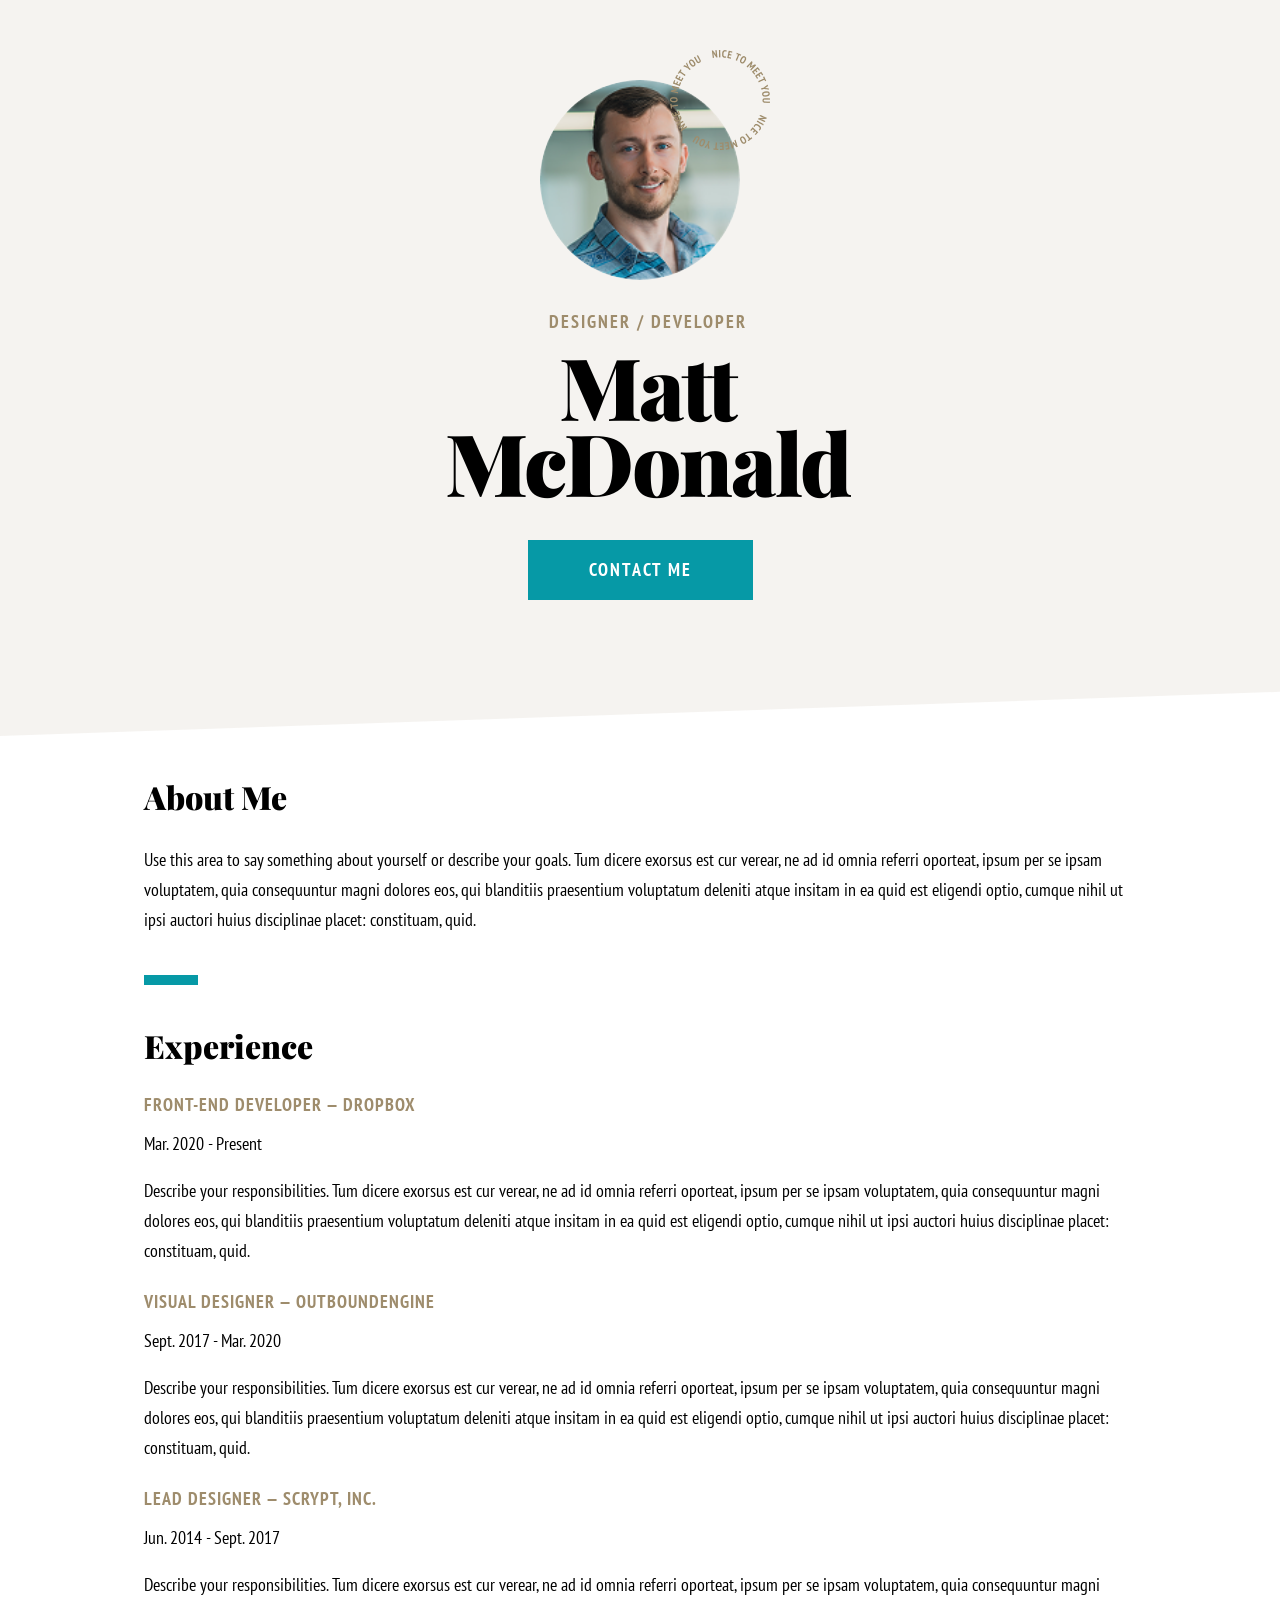
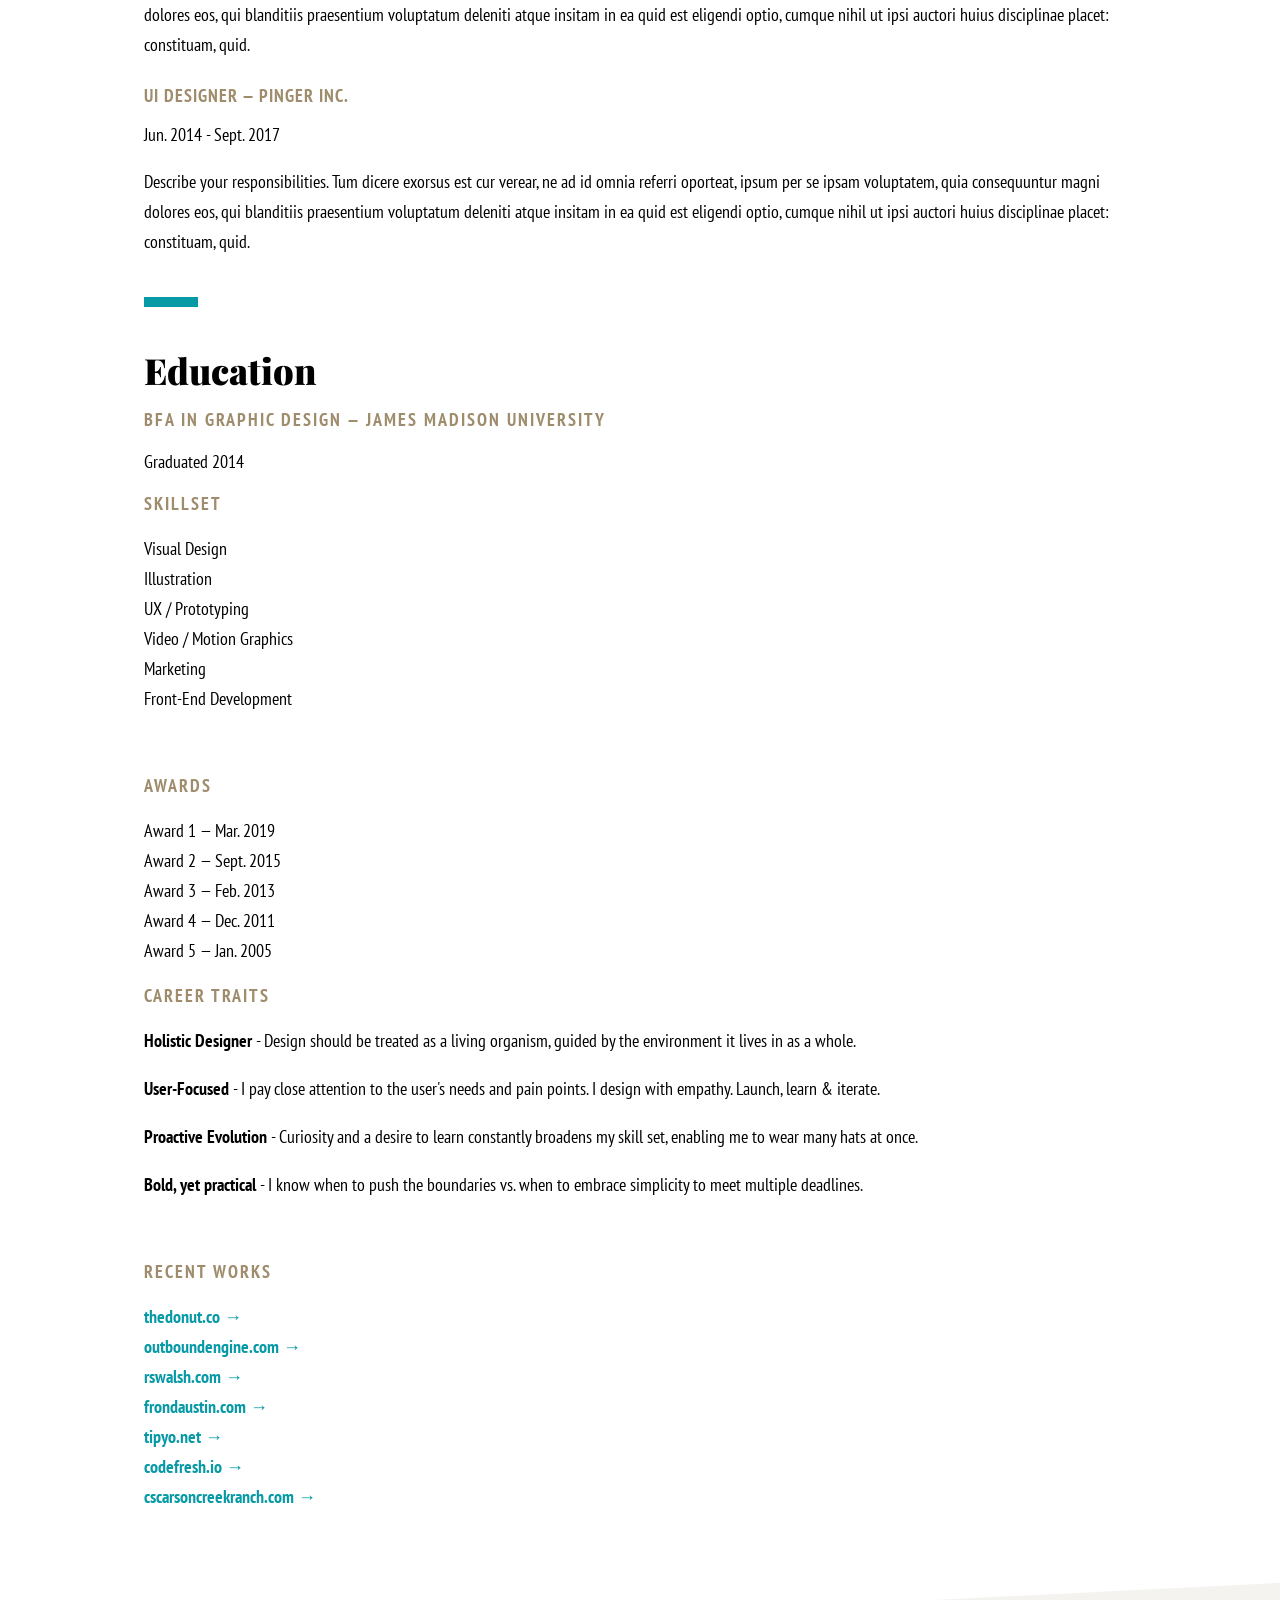
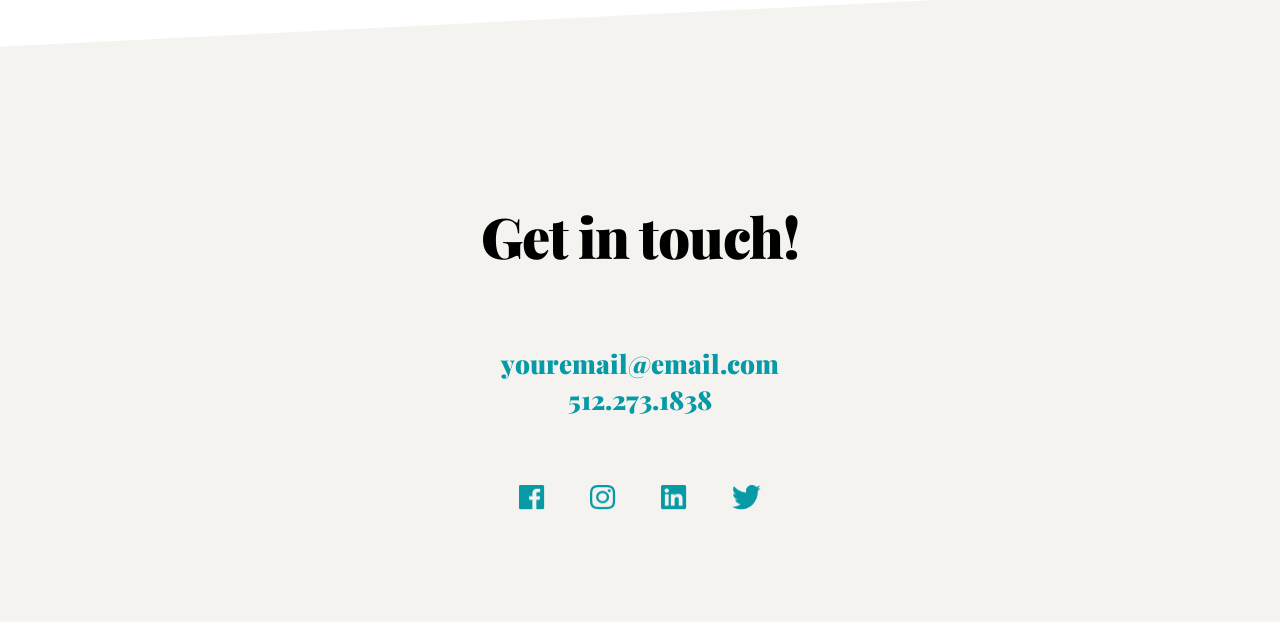
<file: index.html>
<!doctype html>
<html lang="en">
  <head>
    <meta charset="UTF-8" />
    <meta name="viewport" content="width=device-width, initial-scale=1.0" />

    <title>CV - Matt McDonald</title>

    <link rel="stylesheet" href="index.css" />

    <link rel="preconnect" href="https://fonts.googleapis.com" />
    <link rel="preconnect" href="https://fonts.gstatic.com" crossorigin />

    <link
      href="https://fonts.googleapis.com/css2?family=PT+Sans+Narrow:wght@400;700&family=Playfair+Display:ital,wght@0,400..900;1,400..900&display=swap"
      rel="stylesheet"
    />
  </head>

  <body>
    <!-- HEADER -->
    <header>
      <div class="foto_con_shape">
        <img class="foto_perfil" src="img/photo.png" alt="Foto Perfil" />
        <img
          class="combined_shape"
          src="img/combined_shape.png"
          alt="Combined Shape"
        />
      </div>

      <div class="header_texto">
        <h2>DESIGNER / DEVELOPER</h2>

        <h1>
          Matt
          <span class="block">McDonald</span>
        </h1>

        <button type="button">CONTACT ME</button>
      </div>
    </header>

    <main>
      <div class="columna_2">
        <section class="about_me">
          <h1>About Me</h1>

          <p>
            Use this area to say something about yourself or describe your
            goals. Tum dicere exorsus est cur verear, ne ad id omnia referri
            oporteat, ipsum per se ipsam voluptatem, quia consequuntur magni
            dolores eos, qui blanditiis praesentium voluptatum deleniti atque
            insitam in ea quid est eligendi optio, cumque nihil ut ipsi auctori
            huius disciplinae placet: constituam, quid.
          </p>
        </section>

        <div class="rectangulo_azul"></div>

        <section class="experience">
          <h1>Experience</h1>

          <div class="flex">
            <h2>Front-End Developer — Dropbox</h2>
            <h3>Mar. 2020 - Present</h3>
          </div>

          <p>
            Describe your responsibilities. Tum dicere exorsus est cur verear,
            ne ad id omnia referri oporteat, ipsum per se ipsam voluptatem, quia
            consequuntur magni dolores eos, qui blanditiis praesentium
            voluptatum deleniti atque insitam in ea quid est eligendi optio,
            cumque nihil ut ipsi auctori huius disciplinae placet: constituam,
            quid.
          </p>

          <div class="separacion">
            <div class="flex">
              <h2>Visual Designer — OutboundEngine</h2>
              <h3>Sept. 2017 - Mar. 2020</h3>
            </div>
          </div>

          <p>
            Describe your responsibilities. Tum dicere exorsus est cur verear,
            ne ad id omnia referri oporteat, ipsum per se ipsam voluptatem, quia
            consequuntur magni dolores eos, qui blanditiis praesentium
            voluptatum deleniti atque insitam in ea quid est eligendi optio,
            cumque nihil ut ipsi auctori huius disciplinae placet: constituam,
            quid.
          </p>

          <div class="separacion">
            <div class="flex">
              <h2>Lead Designer — Scrypt, Inc.</h2>
              <h3>Jun. 2014 - Sept. 2017</h3>
            </div>
          </div>

          <p>
            Describe your responsibilities. Tum dicere exorsus est cur verear,
            ne ad id omnia referri oporteat, ipsum per se ipsam voluptatem, quia
            consequuntur magni dolores eos, qui blanditiis praesentium
            voluptatum deleniti atque insitam in ea quid est eligendi optio,
            cumque nihil ut ipsi auctori huius disciplinae placet: constituam,
            quid.
          </p>

          <div class="separacion">
            <div class="flex">
              <h2>UI Designer — Pinger Inc.</h2>
              <h3>Jun. 2014 - Sept. 2017</h3>
            </div>
          </div>

          <p>
            Describe your responsibilities. Tum dicere exorsus est cur verear,
            ne ad id omnia referri oporteat, ipsum per se ipsam voluptatem, quia
            consequuntur magni dolores eos, qui blanditiis praesentium
            voluptatum deleniti atque insitam in ea quid est eligendi optio,
            cumque nihil ut ipsi auctori huius disciplinae placet: constituam,
            quid.
          </p>
        </section>

        <div class="rectangulo_azul"></div>

        <section class="education">
          <h1>Education</h1>

          <div class="flex">
            <h2>BFA in Graphic Design — James Madison University</h2>
            <p>Graduated 2014</p>
          </div>
        </section>
      </div>

      <div class="rectangulo_azul hidden"></div>

      <aside class="nav">
        <section class="skillset">
          <h2 class="comienzo">Skillset</h2>

          <ul>
            <li>Visual Design</li>
            <li>Illustration</li>
            <li>UX / Prototyping</li>
            <li>Video / Motion Graphics</li>
            <li>Marketing</li>
            <li>Front-End Development</li>
          </ul>
        </section>

        <section class="awards">
          <h2>Awards</h2>

          <ul>
            <li>Award 1 — Mar. 2019</li>
            <li>Award 2 — Sept. 2015</li>
            <li>Award 3 — Feb. 2013</li>
            <li>Award 4 — Dec. 2011</li>
            <li>Award 5 — Jan. 2005</li>
          </ul>
        </section>

        <section class="carrera">
          <h2>Career Traits</h2>

          <div class="carrera_explicacion">
            <p>
              <strong>Holistic Designer</strong> - Design should be treated as a
              living organism, guided by the environment it lives in as a whole.
            </p>

            <p>
              <strong>User-Focused</strong> - I pay close attention to the
              user's needs and pain points. I design with empathy. Launch, learn
              & iterate.
            </p>

            <p>
              <strong>Proactive Evolution</strong> - Curiosity and a desire to
              learn constantly broadens my skill set, enabling me to wear many
              hats at once.
            </p>

            <p>
              <strong>Bold, yet practical</strong> - I know when to push the
              boundaries vs. when to embrace simplicity to meet multiple
              deadlines.
            </p>
          </div>
        </section>

        <section class="recent_works">
          <h2>Recent Works</h2>

          <ul class="recent_works_ul">
            <li><strong>thedonut.co →</strong></li>
            <li><strong>outboundengine.com →</strong></li>
            <li><strong>rswalsh.com →</strong></li>
            <li><strong>frondaustin.com →</strong></li>
            <li><strong>tipyo.net →</strong></li>
            <li><strong>codefresh.io →</strong></li>
            <li><strong>cscarsoncreekranch.com →</strong></li>
          </ul>
        </section>
      </aside>
    </main>

    <footer>
      <h1>Get in touch!</h1>

      <h2 class="flex">
        <span>youremail@email.com</span>
        <span class="separador">|</span>
        <span>512.273.1838</span>
      </h2>

      <div class="iconos">
        <img src="img/facebook.png" alt="Facebook" />
        <img src="img/instagram.png" alt="Instagram" />
        <img src="img/linkedin.png" alt="LinkedIn" />
        <img src="img/twitter.png" alt="Twitter" />
      </div>
    </footer>
  </body>
</html>
</file>
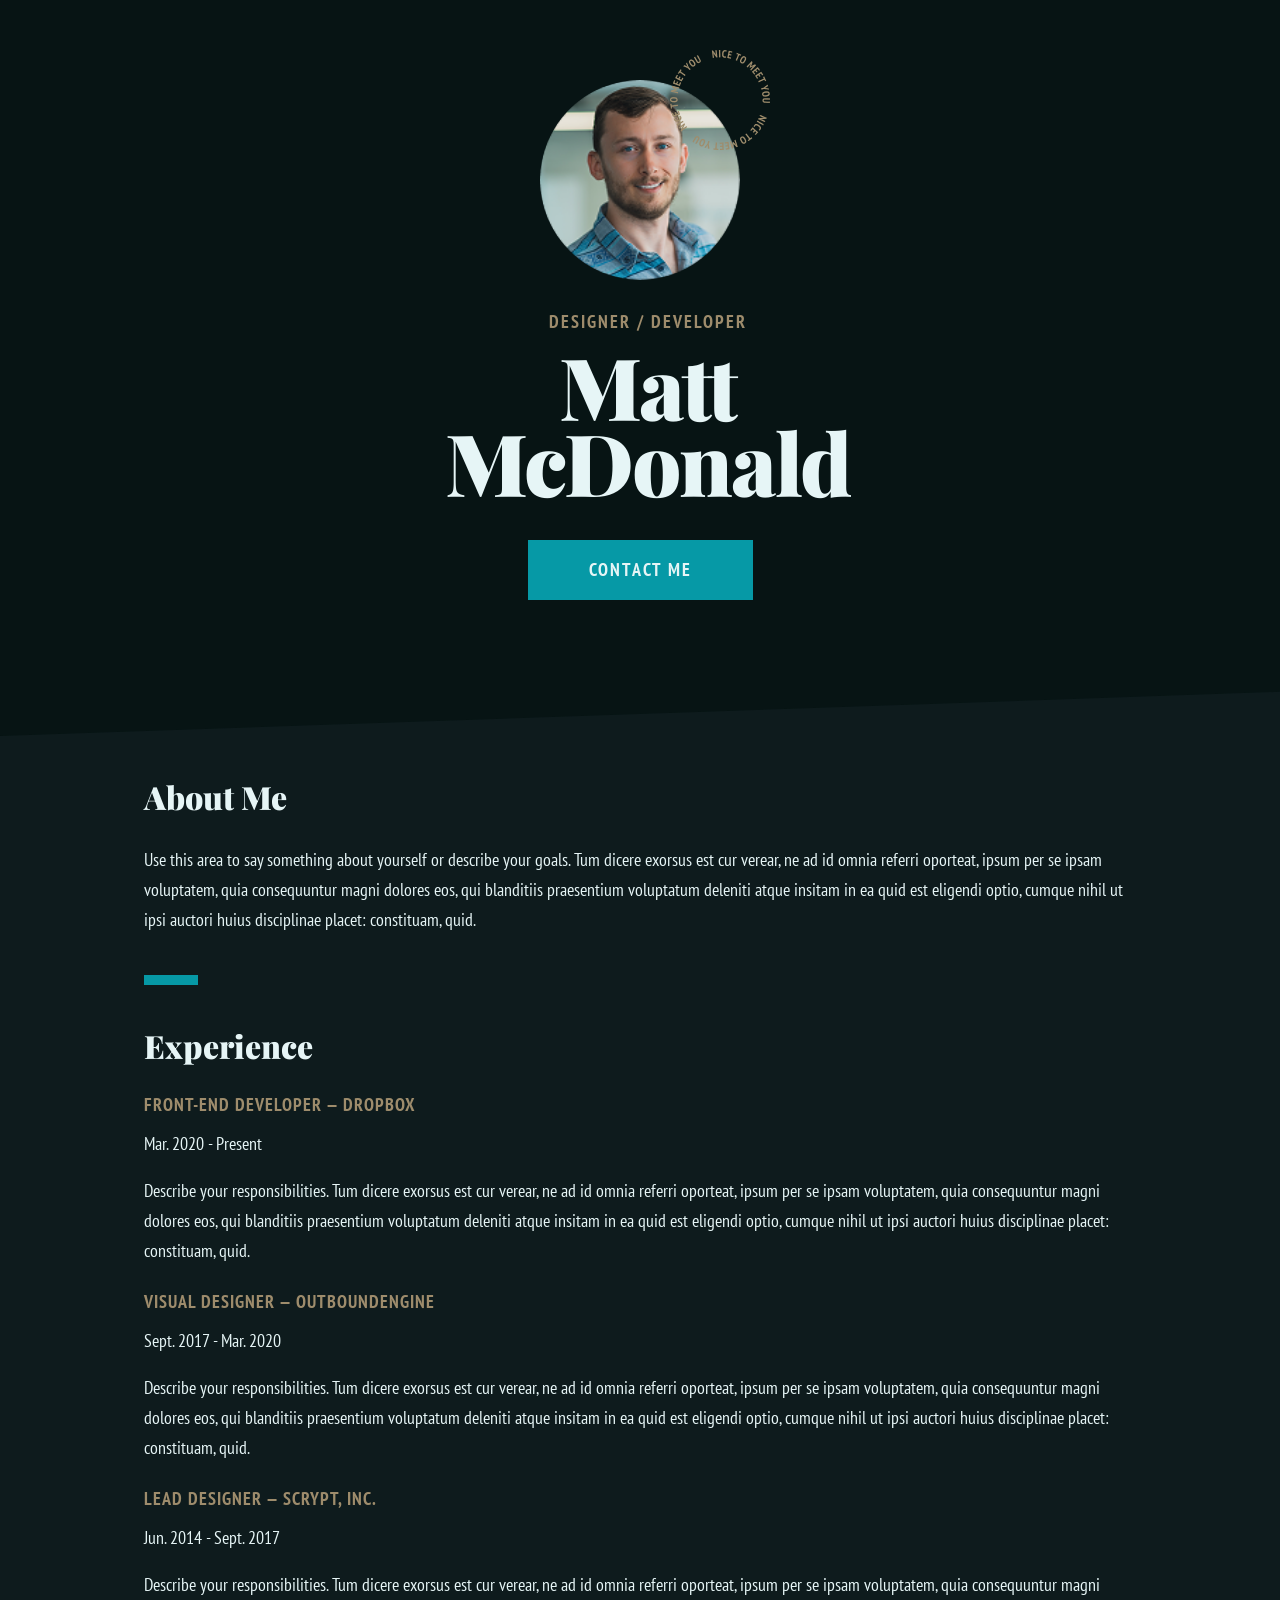
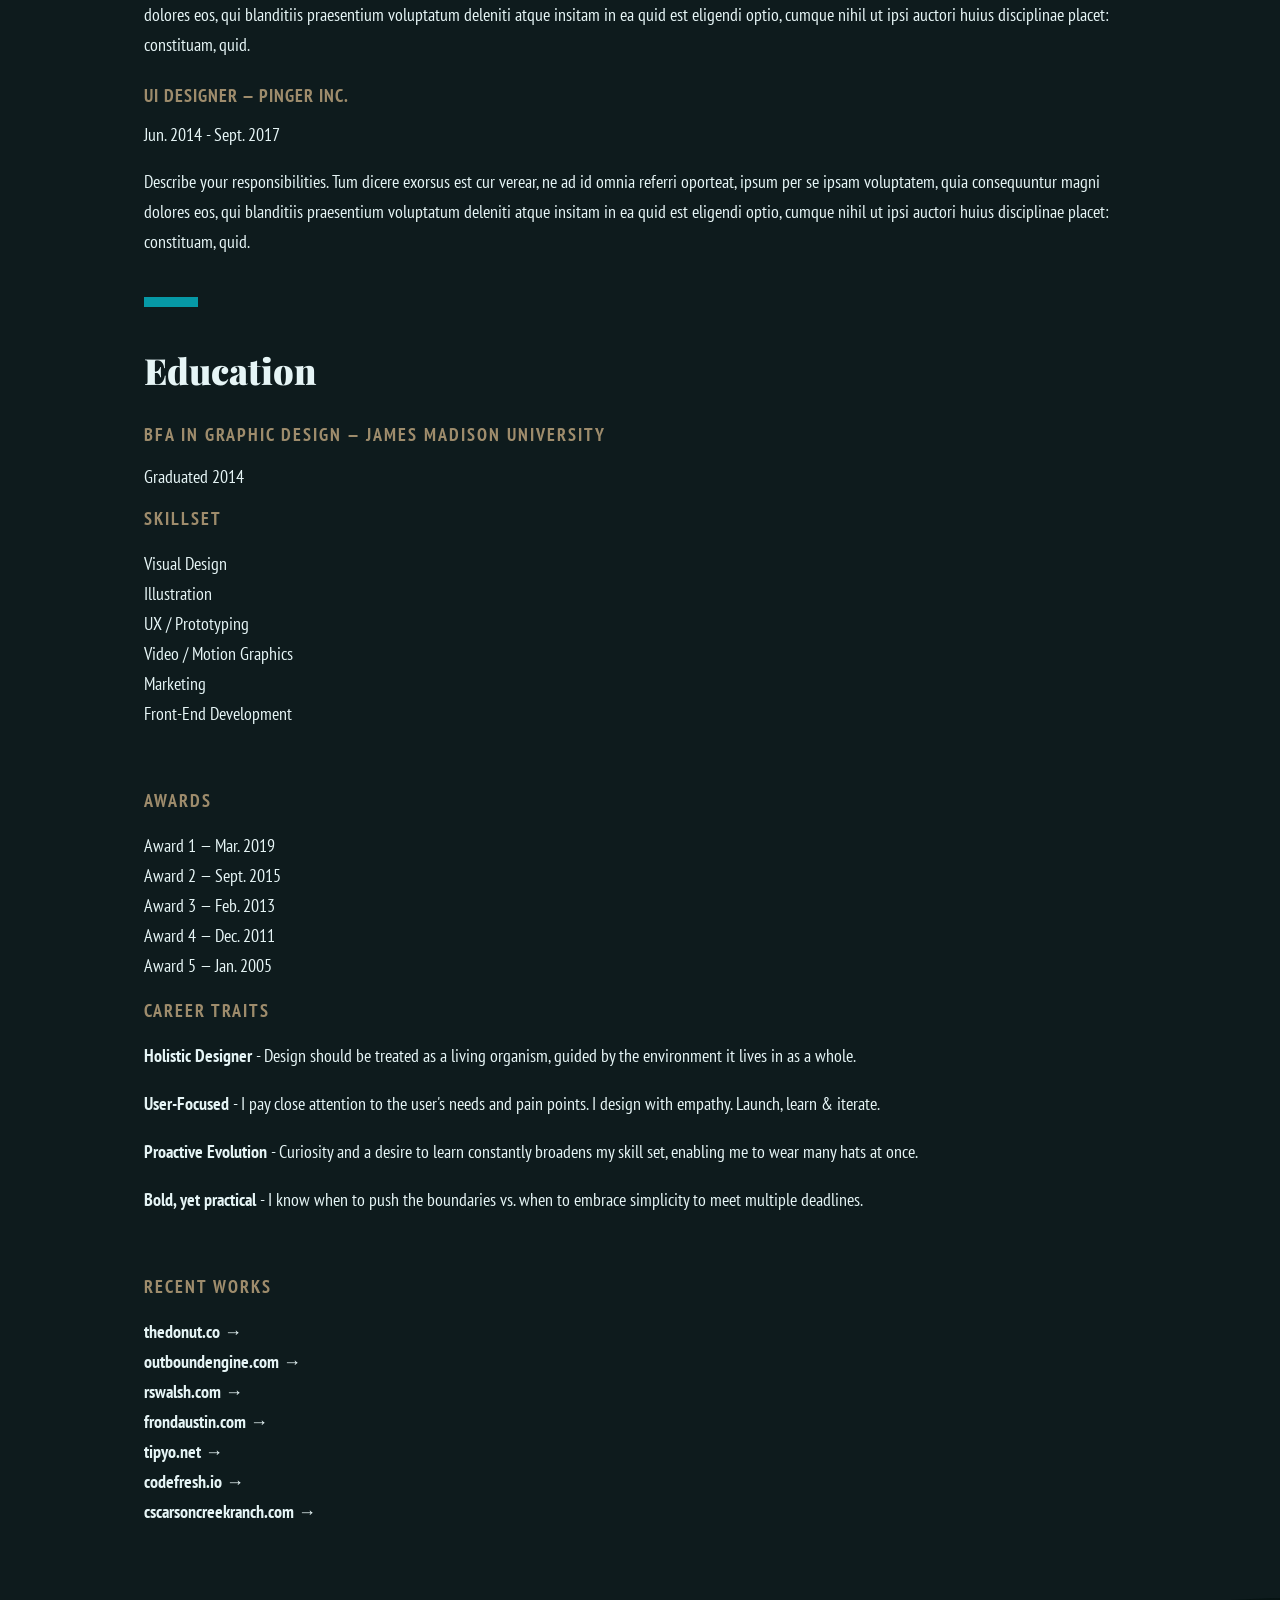
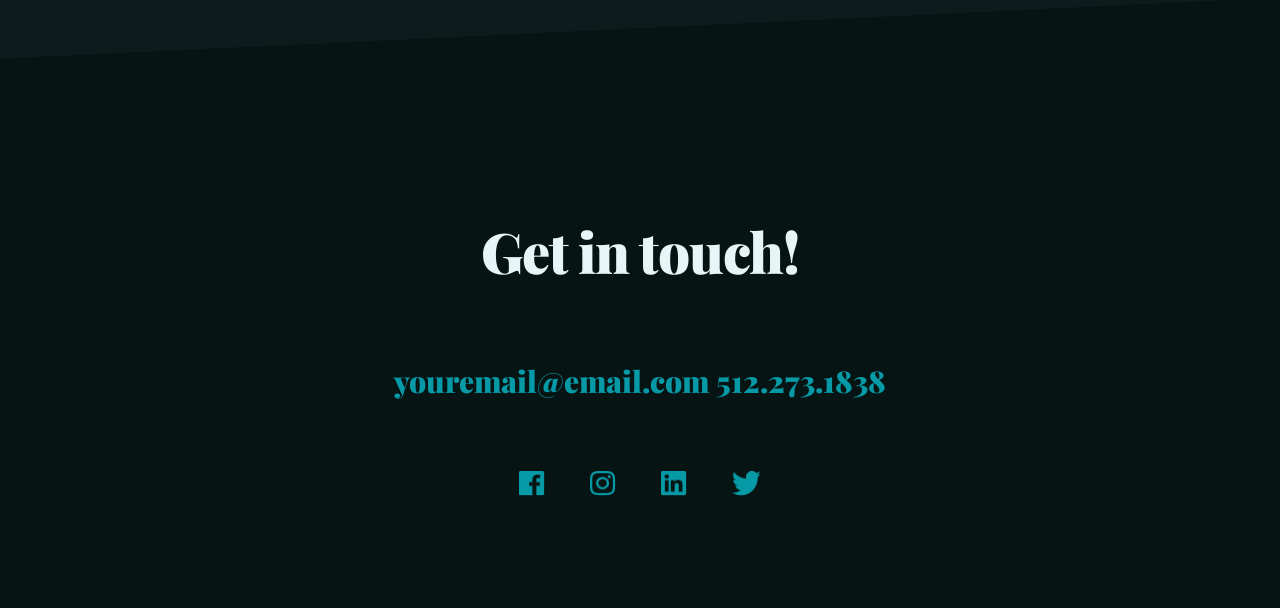
<file: oscuro/oscuro.html>
<!doctype html>
<html lang="en">
  <head>
    <meta charset="UTF-8" />
    <meta name="viewport" content="width=device-width, initial-scale=1.0" />

    <title>CV - Matt McDonald</title>

    <link rel="stylesheet" href="oscuro.css" />

    <link rel="preconnect" href="https://fonts.googleapis.com" />
    <link rel="preconnect" href="https://fonts.gstatic.com" crossorigin />

    <link
      href="https://fonts.googleapis.com/css2?family=PT+Sans+Narrow:wght@400;700&family=Playfair+Display:ital,wght@0,400..900;1,400..900&display=swap"
      rel="stylesheet"
    />
  </head>

  <body>
    <!-- HEADER -->
    <header>
      <div class="foto_con_shape">
        <img class="foto_perfil" src="../img/photo.png" alt="Profile photo" />
        <img class="combined_shape" src="../img/combined_shape.png" alt="" />
      </div>

      <div class="header_texto">
        <h2>DESIGNER / DEVELOPER</h2>

        <h1>
          Matt
          <span class="block">McDonald</span>
        </h1>

        <button type="button">CONTACT ME</button>
      </div>
    </header>

    <!-- MAIN -->
    <main>
      <!-- COLUMNA PRINCIPAL -->
      <div class="columna_2">
        <!-- ABOUT ME -->
        <section class="about_me">
          <h1>About Me</h1>

          <p>
            Use this area to say something about yourself or describe your
            goals. Tum dicere exorsus est cur verear, ne ad id omnia referri
            oporteat, ipsum per se ipsam voluptatem, quia consequuntur magni
            dolores eos, qui blanditiis praesentium voluptatum deleniti atque
            insitam in ea quid est eligendi optio, cumque nihil ut ipsi auctori
            huius disciplinae placet: constituam, quid.
          </p>
        </section>

        <div class="rectangulo_azul"></div>

        <!-- EXPERIENCE -->
        <section class="experience">
          <h1>Experience</h1>

          <div class="flex">
            <h2>Front-End Developer — Dropbox</h2>
            <h3>Mar. 2020 - Present</h3>
          </div>

          <p>
            Describe your responsibilities. Tum dicere exorsus est cur verear,
            ne ad id omnia referri oporteat, ipsum per se ipsam voluptatem, quia
            consequuntur magni dolores eos, qui blanditiis praesentium
            voluptatum deleniti atque insitam in ea quid est eligendi optio,
            cumque nihil ut ipsi auctori huius disciplinae placet: constituam,
            quid.
          </p>

          <div class="flex">
            <h2>Visual Designer — OutboundEngine</h2>
            <h3>Sept. 2017 - Mar. 2020</h3>
          </div>

          <p>
            Describe your responsibilities. Tum dicere exorsus est cur verear,
            ne ad id omnia referri oporteat, ipsum per se ipsam voluptatem, quia
            consequuntur magni dolores eos, qui blanditiis praesentium
            voluptatum deleniti atque insitam in ea quid est eligendi optio,
            cumque nihil ut ipsi auctori huius disciplinae placet: constituam,
            quid.
          </p>

          <div class="flex">
            <h2>Lead Designer — Scrypt, Inc.</h2>
            <h3>Jun. 2014 - Sept. 2017</h3>
          </div>

          <p>
            Describe your responsibilities. Tum dicere exorsus est cur verear,
            ne ad id omnia referri oporteat, ipsum per se ipsam voluptatem, quia
            consequuntur magni dolores eos, qui blanditiis praesentium
            voluptatum deleniti atque insitam in ea quid est eligendi optio,
            cumque nihil ut ipsi auctori huius disciplinae placet: constituam,
            quid.
          </p>

          <div class="flex">
            <h2>UI Designer — Pinger Inc.</h2>
            <h3>Jun. 2014 - Sept. 2017</h3>
          </div>

          <p>
            Describe your responsibilities. Tum dicere exorsus est cur verear,
            ne ad id omnia referri oporteat, ipsum per se ipsam voluptatem, quia
            consequuntur magni dolores eos, qui blanditiis praesentium
            voluptatum deleniti atque insitam in ea quid est eligendi optio,
            cumque nihil ut ipsi auctori huius disciplinae placet: constituam,
            quid.
          </p>
        </section>

        <div class="rectangulo_azul"></div>

        <!-- EDUCATION -->
        <section class="education">
          <h1>Education</h1>

          <div class="flex">
            <h2>BFA in Graphic Design — James Madison University</h2>
            <p>Graduated 2014</p>
          </div>
        </section>
      </div>

      <!-- SEPARADOR RESPONSIVE -->
      <div class="rectangulo_azul hidden"></div>

      <!-- COLUMNA LATERAL -->
      <aside class="nav">
        <!-- SKILLSET -->
        <section class="skillset">
          <h2>Skillset</h2>

          <ul>
            <li>Visual Design</li>
            <li>Illustration</li>
            <li>UX / Prototyping</li>
            <li>Video / Motion Graphics</li>
            <li>Marketing</li>
            <li>Front-End Development</li>
          </ul>
        </section>

        <!-- AWARDS -->
        <section class="awards">
          <h2>Awards</h2>

          <ul>
            <li>Award 1 — Mar. 2019</li>
            <li>Award 2 — Sept. 2015</li>
            <li>Award 3 — Feb. 2013</li>
            <li>Award 4 — Dec. 2011</li>
            <li>Award 5 — Jan. 2005</li>
          </ul>
        </section>

        <!-- CAREER TRAITS -->
        <section class="carrera">
          <h2>Career Traits</h2>

          <div class="carrera_explicacion">
            <p>
              <strong>Holistic Designer</strong> - Design should be treated as a
              living organism, guided by the environment it lives in as a whole.
            </p>

            <p>
              <strong>User-Focused</strong> - I pay close attention to the
              user's needs and pain points. I design with empathy. Launch, learn
              & iterate.
            </p>

            <p>
              <strong>Proactive Evolution</strong> - Curiosity and a desire to
              learn constantly broadens my skill set, enabling me to wear many
              hats at once.
            </p>

            <p>
              <strong>Bold, yet practical</strong> - I know when to push the
              boundaries vs. when to embrace simplicity to meet multiple
              deadlines.
            </p>
          </div>
        </section>

        <!-- RECENT WORKS -->
        <section class="recent_works">
          <h2>Recent Works</h2>

          <ul class="recent_works_ul">
            <li><strong>thedonut.co →</strong></li>
            <li><strong>outboundengine.com →</strong></li>
            <li><strong>rswalsh.com →</strong></li>
            <li><strong>frondaustin.com →</strong></li>
            <li><strong>tipyo.net →</strong></li>
            <li><strong>codefresh.io →</strong></li>
            <li><strong>cscarsoncreekranch.com →</strong></li>
          </ul>
        </section>
      </aside>
    </main>

    <!-- FOOTER -->
    <footer>
      <h1>Get in touch!</h1>

      <h2 class="flex">
        <span>youremail@email.com</span>
        <span class="separador">|</span>
        <span>512.273.1838</span>
      </h2>

      <div class="iconos">
        <img src="../img/facebook.png" alt="Facebook" />
        <img src="../img/instagram.png" alt="Instagram" />
        <img src="../img/linkedin.png" alt="LinkedIn" />
        <img src="../img/twitter.png" alt="Twitter" />
      </div>
    </footer>
  </body>
</html>
</file>
<file: index.css>
:root {
  --color-principal: #0699a6;
  --color-secundario: #9e8c6c;
  --color-blanco: #ffffff;
  --color-negro: #000000;

  --fuente-titulos: "Playfair Display";
  --fuente-texto: "PT Sans Narrow";
}

body {
  margin: 0;
  padding: 0;
}

header {
  position: relative;
  display: flex;
  flex-direction: column;
  align-items: center;
  height: 596px;
  clip-path: polygon(0 0, 100% 0%, 100% 94%, 0 100%);
}

header::before,
footer::before {
  content: "";
  position: absolute;
  inset: 0;
  background-color: rgba(158, 140, 108, 0.1);
  z-index: 0;
}

.header_texto {
  display: flex;
  flex-direction: column;
  align-items: center;
  width: 100%;
}

.foto_con_shape {
  position: relative;
  width: fit-content;
  margin: 80px auto 0;
  z-index: 1;
}

.foto_perfil {
  display: block;
  width: 160px;
  height: 160px;
  border-radius: 175px;
}

.combined_shape {
  position: absolute;
  width: 100px;
  left: 90px;
  top: -30px;
  z-index: 2;
}

header h2,
.experience h2,
.education h2,
.nav h2,
.carrera h2 {
  color: var(--color-secundario);
  font-family: var(--fuente-texto);
  font-weight: 700;
  font-size: 14px;
  line-height: 20px;
  text-transform: uppercase;
}

header h2 {
  position: relative;
  z-index: 1;
  margin: 30px 0 0 15px;
  font-size: 14px;
  line-height: 20px;
  letter-spacing: 2px;
  text-align: center;
}

header h1 {
  position: relative;
  z-index: 1;
  margin: 14px 0 0 15px;
  font-family: var(--fuente-titulos);
  font-weight: 900;
  font-size: 56px;
  line-height: 46px;
  letter-spacing: -2.17px;
  text-align: center;
}

header button {
  position: relative;
  z-index: 1;
  width: 225px;
  height: 60px;
  margin: 40px 0 100px;
  border: none;
  background-color: var(--color-principal);
  color: var(--color-blanco);
  font-family: var(--fuente-texto);
  font-weight: 700;
  font-size: 18px;
  line-height: 24px;
  letter-spacing: 2px;
  text-align: center;
  text-transform: uppercase;
}

.about_me,
.experience,
.education,
.nav {
  margin-left: 20px;
  margin-right: 20px;
}

.about_me h1,
.experience h1,
.education h1 {
  font-family: var(--fuente-titulos);
  font-weight: 900;
  letter-spacing: 0;
}

.about_me h1,
.experience h1 {
  font-size: 32px;
  line-height: 42px;
}

.about_me h1 {
  margin-top: 40px;
}

.about_me p,
.experience p,
.carrera_explicacion {
  font-family: var(--fuente-texto);
  font-weight: 400;
  font-size: 18px;
  line-height: 30px;
  letter-spacing: 0;
}

.about_me p {
  margin-top: 10px;
}

.experience h2 {
  margin-top: 24px;
  letter-spacing: 1px;
}

.experience h3 {
  margin-top: 8px;
  font-family: var(--fuente-texto);
  font-weight: 400;
  font-size: 18px;
  line-height: 24px;
}

.experience p {
  margin-top: 20px;
}

.education h1 {
  font-size: 36px;
  line-height: 46px;
  margin-bottom: 0;
}

.education h2,
.carrera h2,
.nav h2 {
  letter-spacing: 2px;
}

.education p {
  font-family: var(--fuente-texto);
  font-weight: 400;
  font-size: 18px;
  line-height: 24px;
}

.nav ul {
  padding-left: 0;
  list-style: none;
  font-family: var(--fuente-texto);
  font-weight: 400;
  font-size: 18px;
  line-height: 30px;
}

.awards {
  margin-top: 60px;
}

.carrera_explicacion {
  margin-bottom: 60px;
}

.recent_works_ul {
  color: var(--color-principal);
  font-family: var(--fuente-texto);
  font-weight: 700;
  font-size: 18px;
  line-height: 30px;
}

.rectangulo_azul {
  width: 54px;
  height: 10px;
  margin: 40px 0;
  margin-left: 20px;
  background-color: var(--color-principal);
}

.block {
  display: block;
}

.hidden {
  display: none;
}

footer {
  position: relative;
  display: flex;
  flex-direction: column;
  align-items: center;
  margin-top: 71px;
  padding-top: 100px;
  padding-bottom: 92px;
  min-height: 425px;
  box-sizing: border-box;
  overflow: hidden;
  clip-path: polygon(0 10%, 100% 0, 100% 100%, 0% 100%);
}

footer h1,
footer h2 {
  position: relative;
  z-index: 1;
  margin-left: 20px;
  margin-right: 20px;
  text-align: center;
  font-family: var(--fuente-titulos);
  font-weight: 900;
}

footer h1 {
  margin-top: 0;
  font-size: 40px;
  line-height: 50px;
  letter-spacing: -1.14px;
}

footer h2 {
  margin-top: 40px;
  color: var(--color-principal);
  font-size: 26px;
  line-height: 36px;
}

footer h2 .separador {
  display: none;
}

footer .iconos {
  position: relative;
  z-index: 1;
  display: flex;
  justify-content: space-between;
  width: 242px;
  height: 25px;
  margin-top: 45px;
  margin-bottom: 0;
}

@media (min-width: 768px) {
  header {
    height: 736px;
  }

  .foto_perfil {
    width: 200px;
    height: 200px;
  }

  .combined_shape {
    left: 130px;
  }

  header h1 {
    font-size: 86px;
    line-height: 76px;
  }

  header h2,
  .experience h2,
  .education h2,
  .nav h2,
  .carrera h2 {
    font-size: 18px;
    line-height: 24px;
  }

  .about_me,
  .experience,
  .education,
  .nav {
    margin-left: 144px;
    margin-right: 139px;
  }

  footer {
    min-height: 501px;
    padding-bottom: 112px;
  }

  footer h1 {
    margin-top: 120px;
    font-size: 56px;
    line-height: 66px;
  }

  footer h2 {
    display: flex;
    flex-direction: column;
    align-items: center;
    justify-content: center;
    gap: 0;
    text-align: center;
  }

  footer h2 .separador {
    display: none;
  }

  footer h2 span {
    display: block;
  }

  .rectangulo_azul {
    margin-left: 144px;
    margin-right: 139px;
  }
}

@media (min-width: 1440px) {
  header {
    flex-direction: row;
    justify-content: center;
    align-items: center;
    gap: 125px;
    height: 747px;
    padding-top: 180px;
    padding-bottom: 217px;
  }

  .header_texto {
    align-items: flex-start;
    width: auto;
  }

  header h1 {
    margin-left: 0;
    font-size: 126px;
    line-height: 112px;
    text-align: left;
  }

  header h2 {
    margin-left: 0;
    text-align: left;
  }

  header button {
    align-self: flex-start;
  }

  .foto_con_shape {
    margin: 0;
  }

  .foto_perfil {
    width: 350px;
    height: 350px;
  }

  .combined_shape {
    width: 152px;
    height: 152px;
    margin-top: 270px;
    margin-left: 110px;
  }

  main {
    display: grid;
    grid-template-columns: 350px 635px;
    column-gap: 125px;
    align-items: start;
    width: 1110px;
    max-width: 100%;
    margin: 0 auto;
    padding: 90px 0 80px;
    padding-bottom: 0;
  }

  .nav {
    grid-column: 1;
    grid-row: 1;
    width: 315px;
    margin: 0;
    padding: 0;
  }

  .skillset h2 {
    margin-top: 15px;
  }

  .about_me,
  .experience,
  .education {
    width: 100%;
    margin-left: 0;
    margin-right: 0;
  }

  .about_me h1 {
    margin-top: 0;
  }

  .about_me p,
  .experience p {
    width: 100%;
    font-size: 20px;
    line-height: 34px;
    text-align: left;
  }

  .carrera_explicacion p {
    text-align: left;
  }

  .about_me h1,
  .experience h1,
  .education h1 {
    font-size: 36px;
    line-height: 46px;
  }

  .experience h1 {
    margin-bottom: 10px;
  }

  .experience h2,
  .experience h3,
  .experience p {
    margin-top: 0;
  }

  .education h2 {
    margin-top: 0;
  }

  .rectangulo_azul {
    width: 71px;
    height: 10px;
    margin: 80px 0 66px;
  }

  .hidden {
    display: none;
  }

  .nav ul {
    font-size: 18px;
    line-height: 30px;
  }

  .awards,
  .carrera,
  .recent_works {
    margin-top: 100px;
  }

  .flex {
    display: flex;
    align-items: center;
    justify-content: space-between;
  }

  footer {
    min-height: 0;
    padding-bottom: 111px;
  }

  footer h1 {
    margin-top: 177px;
    font-size: 66px;
    line-height: 82px;
  }

  footer {
    min-height: 0;
    padding-bottom: 111px;
    padding-top: 0;
  }

  footer h1 {
    margin-top: 177px;
    font-size: 66px;
    line-height: 82px;
  }

  footer h2 {
    display: flex;
    flex-direction: row;
    align-items: center;
    justify-content: center;
    gap: 20px;
    font-size: 36px;
    line-height: 46px;
  }

  footer h2 span {
    display: inline;
  }

  footer h2 .separador {
    display: inline;
  }

  footer .iconos {
    margin-bottom: 0;
  }

  .separacion {
    margin-top: 66px;
  }
}
</file>
<file: oscuro/oscuro.css>
/* ==============================
   VARIABLES CSS
============================== */

:root {
  /* COLORES */
  --color-principal: #0699a6;
  --color-secundario: #9e8c6c;
  --color-blanco: #e6f5f6;
  --color-negro: #010f11;

  --color-fondoheader: #010f11;
  --color-fondomain: #0e1b1d;
  --color-fondofooter: #010f11;

  /* TIPOGRAFÍAS */
  --fuente-titulos: "Playfair Display";
  --fuente-texto: "PT Sans Narrow";
}

/* ==============================
   ESTILOS GENERALES
============================== */

body {
  margin: 0;
  padding: 0;
  background-color: var(--color-fondomain);
  color: var(--color-blanco);
}

/* ==============================
   HEADER
============================== */

header {
  position: relative;
  display: flex;
  flex-direction: column;
  align-items: center;
  height: 596px;
  clip-path: polygon(0 0, 100% 0%, 100% 94%, 0 100%);
  background-color: var(--color-fondoheader);
}

header::before,
footer::before {
  content: "";
  position: absolute;
  inset: 0;
  background-color: rgba(158, 140, 108, 0.04);
  z-index: 0;
}

.header_texto {
  display: flex;
  flex-direction: column;
  align-items: center;
  width: 100%;
}

.foto_con_shape {
  position: relative;
  width: fit-content;
  margin: 80px auto 0;
  z-index: 1;
}

.foto_perfil {
  display: block;
  width: 160px;
  height: 160px;
  border-radius: 175px;
}

.combined_shape {
  position: absolute;
  width: 100px;
  left: 90px;
  top: -30px;
  z-index: 2;
}

header h2,
.experience h2,
.education h2,
.nav h2,
.carrera h2 {
  color: var(--color-secundario);
  font-family: var(--fuente-texto);
  font-weight: 700;
  font-size: 14px;
  line-height: 20px;
  text-transform: uppercase;
}

header h2 {
  position: relative;
  z-index: 1;
  margin: 30px 0 0 15px;
  font-size: 14px;
  line-height: 20px;
  letter-spacing: 2px;
  text-align: center;
}

header h1 {
  position: relative;
  z-index: 1;
  margin: 14px 0 0 15px;
  color: var(--color-blanco);
  font-family: var(--fuente-titulos);
  font-weight: 900;
  font-size: 56px;
  line-height: 46px;
  letter-spacing: -2.17px;
  text-align: center;
}

header button {
  position: relative;
  z-index: 1;
  width: 225px;
  height: 60px;
  margin: 40px 0 100px;
  border: none;
  background-color: var(--color-principal);
  color: var(--color-blanco);
  font-family: var(--fuente-texto);
  font-weight: 700;
  font-size: 18px;
  line-height: 24px;
  letter-spacing: 2px;
  text-align: center;
  text-transform: uppercase;
}

/* ==============================
   MAIN - CONTENIDO GENERAL
============================== */

main {
  background-color: var(--color-fondomain);
}

.about_me,
.experience,
.education,
.nav {
  margin-left: 20px;
  margin-right: 20px;
}

.about_me h1,
.experience h1,
.education h1 {
  color: var(--color-blanco);
  font-family: var(--fuente-titulos);
  font-weight: 900;
  letter-spacing: 0;
}

.about_me h1,
.experience h1 {
  font-size: 32px;
  line-height: 42px;
}

.about_me h1 {
  margin-top: 40px;
}

.about_me p,
.experience p,
.carrera_explicacion {
  color: var(--color-blanco);
  font-family: var(--fuente-texto);
  font-weight: 400;
  font-size: 18px;
  line-height: 30px;
  letter-spacing: 0;
}

.about_me p {
  margin-top: 10px;
}

/* ==============================
   EXPERIENCE
============================== */

.experience h2 {
  margin-top: 24px;
  letter-spacing: 1px;
}

.experience h3 {
  margin-top: 8px;
  color: var(--color-blanco);
  font-family: var(--fuente-texto);
  font-weight: 400;
  font-size: 18px;
  line-height: 24px;
}

.experience p {
  margin-top: 20px;
}

/* ==============================
   EDUCATION
============================== */

.education h1 {
  font-size: 36px;
  line-height: 46px;
}

.education h2,
.carrera h2,
.nav h2 {
  letter-spacing: 2px;
}

.education p {
  color: var(--color-blanco);
  font-family: var(--fuente-texto);
  font-weight: 400;
  font-size: 18px;
  line-height: 24px;
}

/* ==============================
   COLUMNA LATERAL
============================== */

.nav ul {
  padding-left: 0;
  list-style: none;
  color: var(--color-blanco);
  font-family: var(--fuente-texto);
  font-weight: 400;
  font-size: 18px;
  line-height: 30px;
}

/* ==============================
   OTHER SECTIONS
============================== */

.awards {
  margin-top: 60px;
}

.carrera_explicacion {
  margin-bottom: 60px;
}

.recent_works_ul {
  color: var(--color-principal);
  font-family: var(--fuente-texto);
  font-weight: 700;
  font-size: 18px;
  line-height: 30px;
}

.rectangulo_azul {
  width: 54px;
  height: 10px;
  margin: 40px 0;
  margin-left: 20px;
  background-color: var(--color-principal);
}

.block {
  display: block;
}

.hidden {
  display: none;
}

/* ==============================
   FOOTER
============================== */

footer {
  position: relative;
  display: flex;
  flex-direction: column;
  align-items: center;
  margin-top: 71px;
  padding-top: 100px;
  padding-bottom: 92px;
  min-height: 425px;
  box-sizing: border-box;
  overflow: hidden;
  clip-path: polygon(0 10%, 100% 0, 100% 100%, 0% 100%);
  background-color: var(--color-fondofooter);
}

footer h1,
footer h2 {
  position: relative;
  z-index: 1;
  margin-left: 20px;
  margin-right: 20px;
  text-align: center;
  font-family: var(--fuente-titulos);
  font-weight: 900;
}

footer h1 {
  margin-top: 0;
  color: var(--color-blanco);
  font-size: 40px;
  line-height: 50px;
  letter-spacing: -1.14px;
}

footer h2 {
  margin-top: 40px;
  color: var(--color-principal);
  font-size: 26px;
  line-height: 36px;
}

footer h2 .separador {
  display: none;
}

footer .iconos {
  position: relative;
  z-index: 1;
  display: flex;
  justify-content: space-between;
  width: 242px;
  height: 25px;
  margin-top: 45px;
  margin-bottom: 0;
}

/* ==============================
   TABLET
============================== */

@media (min-width: 768px) {
  header {
    height: 736px;
  }

  .foto_perfil {
    width: 200px;
    height: 200px;
  }

  .combined_shape {
    left: 130px;
  }

  header h1 {
    font-size: 86px;
    line-height: 76px;
  }

  header h2,
  .experience h2,
  .education h2,
  .nav h2,
  .carrera h2 {
    font-size: 18px;
    line-height: 24px;
  }

  .about_me,
  .experience,
  .education,
  .nav {
    margin-left: 144px;
    margin-right: 139px;
  }

  footer {
    min-height: 501px;
    padding-bottom: 112px;
  }

  footer h1 {
    margin-top: 120px;
    font-size: 56px;
    line-height: 66px;
  }

  footer h2 {
    font-size: 30px;
    line-height: 40px;
  }

  .rectangulo_azul {
    margin-left: 144px;
    margin-right: 139px;
  }
}

/* ==============================
   ESCRITORIO
============================== */

@media (min-width: 1440px) {
  /* HEADER */

  header {
    flex-direction: row;
    justify-content: center;
    align-items: center;
    gap: 125px;
    height: 747px;
    padding-top: 180px;
    padding-bottom: 217px;
  }

  .header_texto {
    align-items: flex-start;
    width: auto;
  }

  header h1 {
    margin-left: 0;
    font-size: 126px;
    line-height: 112px;
    text-align: left;
  }

  header h2 {
    margin-left: 0;
    text-align: left;
  }

  header button {
    align-self: flex-start;
  }

  .foto_con_shape {
    margin: 0;
  }

  .foto_perfil {
    width: 350px;
    height: 350px;
  }

  .combined_shape {
    width: 152px;
    height: 152px;
    margin-top: 270px;
    margin-left: 110px;
  }

  /* MAIN */

  main {
    display: grid;
    grid-template-columns: 350px 635px;
    column-gap: 125px;
    align-items: start;
    width: 1110px;
    max-width: 100%;
    margin: 0 auto;
    padding: 90px 0 80px;
  }

  /* COLUMNA LATERAL */

  .nav {
    grid-column: 1;
    grid-row: 1;
    width: 315px;
    margin: 0;
    padding: 0;
  }

  .nav h2 {
    margin-top: 0;
  }

  /* COLUMNA PRINCIPAL */

  .about_me,
  .experience,
  .education {
    width: 100%;
    margin-left: 0;
    margin-right: 0;
  }

  .about_me h1 {
    margin-top: 0;
  }

  /* TEXTOS */

  .about_me p,
  .experience p {
    width: 100%;
    font-size: 20px;
    line-height: 34px;
    text-align: left;
  }

  .carrera_explicacion p {
    text-align: left;
  }

  /* TITULOS */

  .about_me h1,
  .experience h1,
  .education h1 {
    font-size: 36px;
    line-height: 46px;
  }

  .experience h1 {
    margin-bottom: 10px;
  }

  .experience h2,
  .experience h3,
  .experience p {
    margin-top: 0;
  }

  .education h2 {
    margin-top: 0;
  }

  /* SEPARADORES */

  .rectangulo_azul {
    width: 71px;
    height: 10px;
    margin: 80px 0 66px;
  }

  .hidden {
    display: none;
  }

  /* COLUMNA LATERAL: ESPACIADO */

  .nav ul {
    font-size: 18px;
    line-height: 30px;
  }

  .awards,
  .carrera,
  .recent_works {
    margin-top: 100px;
  }

  /* FLEX */

  .flex {
    display: flex;
    align-items: center;
    justify-content: space-between;
  }

  /* FOOTER */

  footer {
    min-height: 0;
    padding-bottom: 111px;
  }

  footer h1 {
    margin-top: 177px;
    font-size: 66px;
    line-height: 82px;
  }

  footer h2 {
    font-size: 36px;
    line-height: 46px;
    gap: 20px;
  }

  footer h2 .separador {
    display: inline;
  }

  footer .iconos {
    margin-bottom: 0;
  }
}
</file>
